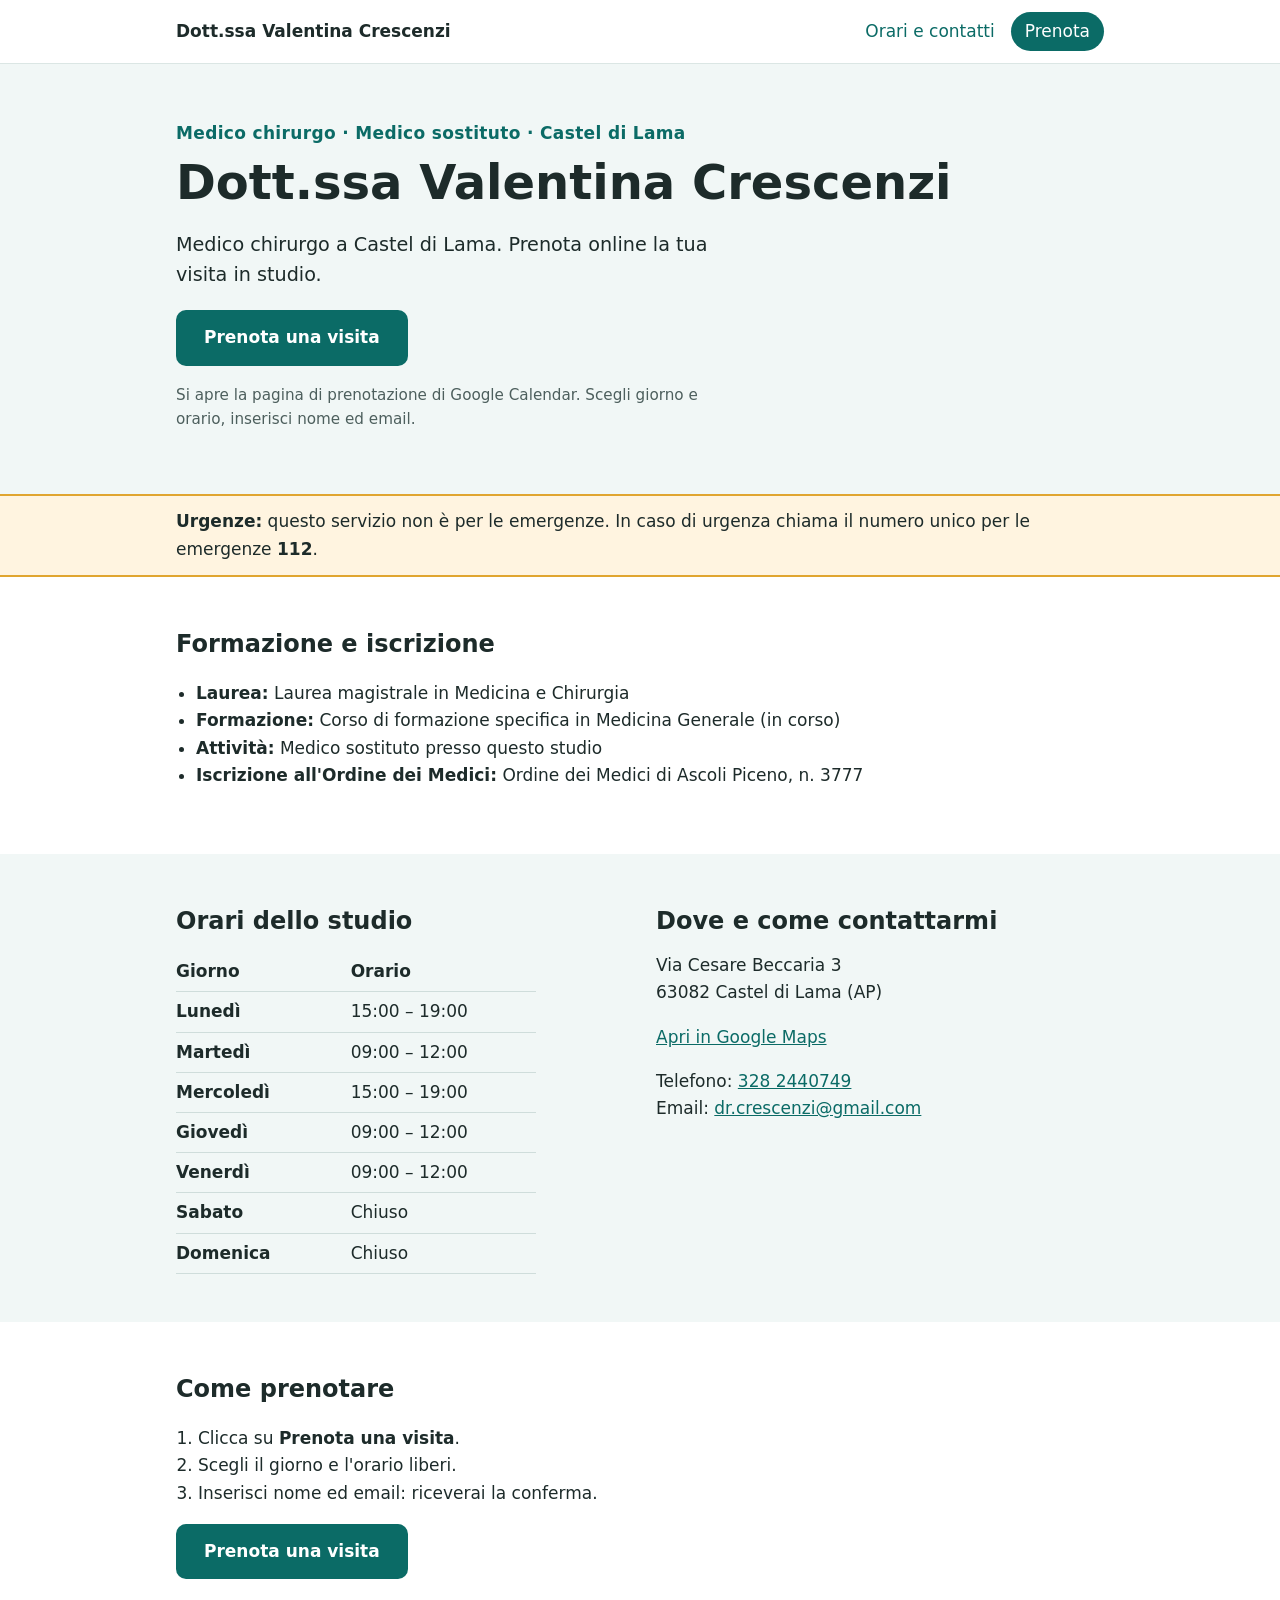
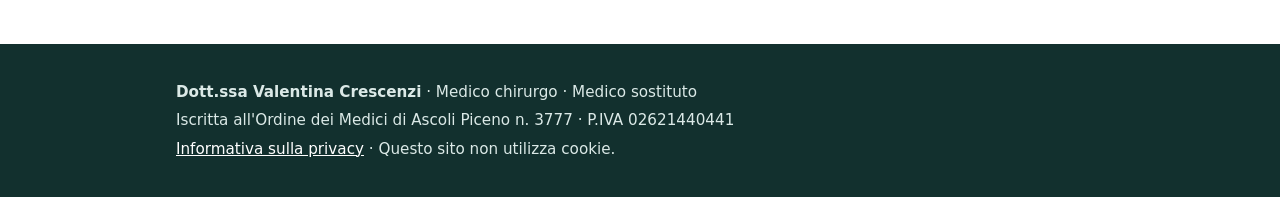
<file: index.html>
<!doctype html>
<html lang="it">
<head>
  <meta charset="utf-8">
  <meta name="viewport" content="width=device-width, initial-scale=1">
  <meta name="color-scheme" content="light dark">
  <meta name="theme-color" content="#ffffff" media="(prefers-color-scheme: light)">
  <meta name="theme-color" content="#0f1918" media="(prefers-color-scheme: dark)">
  <title>Valentina Crescenzi – Medico chirurgo a Castel di Lama (AP)</title>
  <meta name="description" content="Dott.ssa Valentina Crescenzi, medico chirurgo a Castel di Lama (AP). Orari dello studio, contatti e prenotazione online.">
  <link rel="canonical" href="https://drcrescenzi.it/">
  <link rel="icon" href="/favicon.ico" sizes="48x48">
  <link rel="icon" href="/favicon.svg" type="image/svg+xml" sizes="any">
  <link rel="icon" href="/icon-192.png" type="image/png" sizes="192x192">
  <link rel="apple-touch-icon" href="/apple-touch-icon.png">
  <link rel="stylesheet" href="style.css">

  <meta property="og:type" content="website">
  <meta property="og:locale" content="it_IT">
  <meta property="og:title" content="Dott.ssa Valentina Crescenzi – Medico chirurgo">
  <meta property="og:description" content="Medico chirurgo e medico sostituto a Castel di Lama (AP). Prenota una visita online.">
  <meta property="og:url" content="https://drcrescenzi.it/">
  <meta property="og:site_name" content="Dott.ssa Valentina Crescenzi">
  <meta property="og:image" content="https://drcrescenzi.it/og-image.png">
  <meta property="og:image:width" content="1200">
  <meta property="og:image:height" content="630">
  <meta property="og:image:alt" content="Dott.ssa Valentina Crescenzi, medico chirurgo a Castel di Lama (AP)">
  <meta name="twitter:card" content="summary_large_image">

  <!--
  ╔══════════════════════════════════════════════════════════════════╗
  ║  DATI MODIFICABILI: studio, contatti e orari                     ║
  ║  Cambia solo i valori tra virgolette, poi lancia da terminale,   ║
  ║  dalla cartella del sito:                                        ║
  ║                                                                  ║
  ║      node .strumenti/genera-statico.mjs                          ║
  ║                                                                  ║
  ║  Lo script riscrive nell'HTML indirizzo, mappa, telefono, email, ║
  ║  tabella orari e dati per Google (schema.org), così restano      ║
  ║  visibili anche a chi non esegue JavaScript. Per controllare     ║
  ║  senza modificare: node .strumenti/genera-statico.mjs --check    ║
  ║                                                                  ║
  ║  ORARI: ogni giorno ha una lista di fasce [apertura, chiusura].  ║
  ║    - una fascia:    fasce: [["09:00", "12:00"]]                  ║
  ║    - due fasce:     fasce: [["09:00", "12:00"], ["15:00", "19:00"]] ║
  ║    - giorno chiuso: fasce: []                                    ║
  ║                                                                  ║
  ║  Se cambi il link di prenotazione (3 punti nella pagina),        ║
  ║  rilancia lo script: aggiorna anche i dati per Google.           ║
  ║                                                                  ║
  ║  Se cambi la città, aggiorna a mano anche <title>, le            ║
  ║  <meta description>, i meta og:* qui sopra e og-image.png        ║
  ║  (sorgente: .strumenti/og-image.html).                           ║
  ╚══════════════════════════════════════════════════════════════════╝
  -->
  <script>
    var STUDIO = {
      via: "Via Cesare Beccaria 3",
      cap: "63082",
      citta: "Castel di Lama",
      provincia: "AP",
      telefono: "328 2440749",
      email: "dr.crescenzi@gmail.com"
    };

    var ORARI = [
      { giorno: "Lunedì",    en: "Monday",    fasce: [["15:00", "19:00"]] },
      { giorno: "Martedì",   en: "Tuesday",   fasce: [["09:00", "12:00"]] },
      { giorno: "Mercoledì", en: "Wednesday", fasce: [["15:00", "19:00"]] },
      { giorno: "Giovedì",   en: "Thursday",  fasce: [["09:00", "12:00"]] },
      { giorno: "Venerdì",   en: "Friday",    fasce: [["09:00", "12:00"]] },
      { giorno: "Sabato",    en: "Saturday",  fasce: [] },
      { giorno: "Domenica",  en: "Sunday",    fasce: [] }
    ];
  </script>
  <script type="application/ld+json" id="dati-strutturati">{"@context":"https://schema.org","@graph":[{"@type":"WebSite","@id":"https://drcrescenzi.it/#sito","url":"https://drcrescenzi.it/","name":"Dott.ssa Valentina Crescenzi","inLanguage":"it-IT","publisher":{"@id":"https://drcrescenzi.it/#studio"}},{"@type":"Physician","@id":"https://drcrescenzi.it/#studio","name":"Dott.ssa Valentina Crescenzi","url":"https://drcrescenzi.it/","description":"Medico chirurgo e medico sostituto a Castel di Lama.","telephone":"+39 328 2440749","email":"dr.crescenzi@gmail.com","address":{"@type":"PostalAddress","streetAddress":"Via Cesare Beccaria 3","addressLocality":"Castel di Lama","addressRegion":"AP","postalCode":"63082","addressCountry":"IT"},"areaServed":{"@type":"City","name":"Castel di Lama"},"hasMap":"https://www.google.com/maps/search/?api=1&query=Via%20Cesare%20Beccaria%203%2C%2063082%20Castel%20di%20Lama%20(AP)","openingHoursSpecification":[{"@type":"OpeningHoursSpecification","dayOfWeek":"Monday","opens":"15:00","closes":"19:00"},{"@type":"OpeningHoursSpecification","dayOfWeek":"Tuesday","opens":"09:00","closes":"12:00"},{"@type":"OpeningHoursSpecification","dayOfWeek":"Wednesday","opens":"15:00","closes":"19:00"},{"@type":"OpeningHoursSpecification","dayOfWeek":"Thursday","opens":"09:00","closes":"12:00"},{"@type":"OpeningHoursSpecification","dayOfWeek":"Friday","opens":"09:00","closes":"12:00"}],"potentialAction":{"@type":"ReserveAction","name":"Prenota una visita","target":{"@type":"EntryPoint","urlTemplate":"https://calendar.app.google/C95pxmsngUZskD6g8","inLanguage":"it-IT","actionPlatform":["https://schema.org/DesktopWebPlatform","https://schema.org/MobileWebPlatform"]}}}]}</script>
</head>
<body>
  <a class="skip" href="#contenuto">Vai al contenuto</a>

  <header class="site-header">
    <div class="wrap header-inner">
      <a class="brand" href="/">Dott.ssa Valentina Crescenzi</a>
      <nav aria-label="Principale">
        <a href="#orari">Orari e contatti</a>
        <a href="https://calendar.app.google/C95pxmsngUZskD6g8" class="nav-cta" rel="noopener">Prenota</a>
      </nav>
    </div>
  </header>

  <main id="contenuto">
    <section class="hero">
      <div class="wrap">
        <p class="eyebrow">Medico chirurgo · Medico sostituto · <span data-studio="citta">Castel di Lama</span></p>
        <h1>Dott.ssa Valentina Crescenzi</h1>
        <p class="lead">Medico chirurgo a <span data-studio="citta">Castel di Lama</span>. Prenota online la tua visita in studio.</p>
        <p>
          <a class="btn" id="prenota" href="https://calendar.app.google/C95pxmsngUZskD6g8" rel="noopener">Prenota una visita</a>
        </p>
        <p class="note">Si apre la pagina di prenotazione di Google Calendar. Scegli giorno e orario, inserisci nome ed email.</p>
      </div>
    </section>

    <section class="urgent" aria-label="Urgenze">
      <div class="wrap">
        <p><strong>Urgenze:</strong> questo servizio non è per le emergenze. In caso di urgenza chiama il numero unico per le emergenze <strong>112</strong>.</p>
      </div>
    </section>

    <section class="block" id="chi-sono">
      <div class="wrap">
        <h2>Formazione e iscrizione</h2>
        <ul class="facts">
          <li><strong>Laurea:</strong> Laurea magistrale in Medicina e Chirurgia</li>
          <li><strong>Formazione:</strong> Corso di formazione specifica in Medicina Generale (in corso)</li>
          <li><strong>Attività:</strong> Medico sostituto presso questo studio</li>
          <li><strong>Iscrizione all'Ordine dei Medici:</strong> Ordine dei Medici di Ascoli Piceno, n. 3777</li>
        </ul>
      </div>
    </section>

    <section class="block alt" id="orari">
      <div class="wrap grid">
        <div>
          <h2>Orari dello studio</h2>
          <table class="hours">
            <caption class="sr-only">Orari di apertura dello studio</caption>
            <thead>
              <tr><th scope="col">Giorno</th><th scope="col">Orario</th></tr>
            </thead>
            <tbody id="tabella-orari">
              <tr><th scope="row">Lunedì</th><td>15:00 – 19:00</td></tr>
              <tr><th scope="row">Martedì</th><td>09:00 – 12:00</td></tr>
              <tr><th scope="row">Mercoledì</th><td>15:00 – 19:00</td></tr>
              <tr><th scope="row">Giovedì</th><td>09:00 – 12:00</td></tr>
              <tr><th scope="row">Venerdì</th><td>09:00 – 12:00</td></tr>
              <tr><th scope="row">Sabato</th><td>Chiuso</td></tr>
              <tr><th scope="row">Domenica</th><td>Chiuso</td></tr>
            </tbody>
          </table>
        </div>
        <div>
          <h2>Dove e come contattarmi</h2>
          <address id="indirizzo">Via Cesare Beccaria 3<br>63082 Castel di Lama (AP)</address>
          <p><a id="mappa" href="https://www.google.com/maps/search/?api=1&amp;query=Via%20Cesare%20Beccaria%203%2C%2063082%20Castel%20di%20Lama%20(AP)" rel="noopener">Apri in Google Maps</a></p>
          <p>Telefono: <a id="telefono" href="tel:+393282440749">328 2440749</a><br>
          Email: <a id="email" href="mailto:dr.crescenzi@gmail.com">dr.crescenzi@gmail.com</a></p>
        </div>
      </div>
    </section>

    <section class="block" id="come-prenotare">
      <div class="wrap">
        <h2>Come prenotare</h2>
        <ol class="steps">
          <li>Clicca su <strong>Prenota una visita</strong>.</li>
          <li>Scegli il giorno e l'orario liberi.</li>
          <li>Inserisci nome ed email: riceverai la conferma.</li>
        </ol>
        <p><a class="btn" href="https://calendar.app.google/C95pxmsngUZskD6g8" rel="noopener">Prenota una visita</a></p>
      </div>
    </section>
  </main>

  <footer class="site-footer">
    <div class="wrap">
      <p><strong>Dott.ssa Valentina Crescenzi</strong> · Medico chirurgo · Medico sostituto</p>
      <p>Iscritta all'Ordine dei Medici di Ascoli Piceno n. 3777 · P.IVA 02621440441</p>
      <p><a href="privacy.html">Informativa sulla privacy</a> · Questo sito non utilizza cookie.</p>
    </div>
  </footer>

  <script src="site.js"></script>
</body>
</html>
</file>
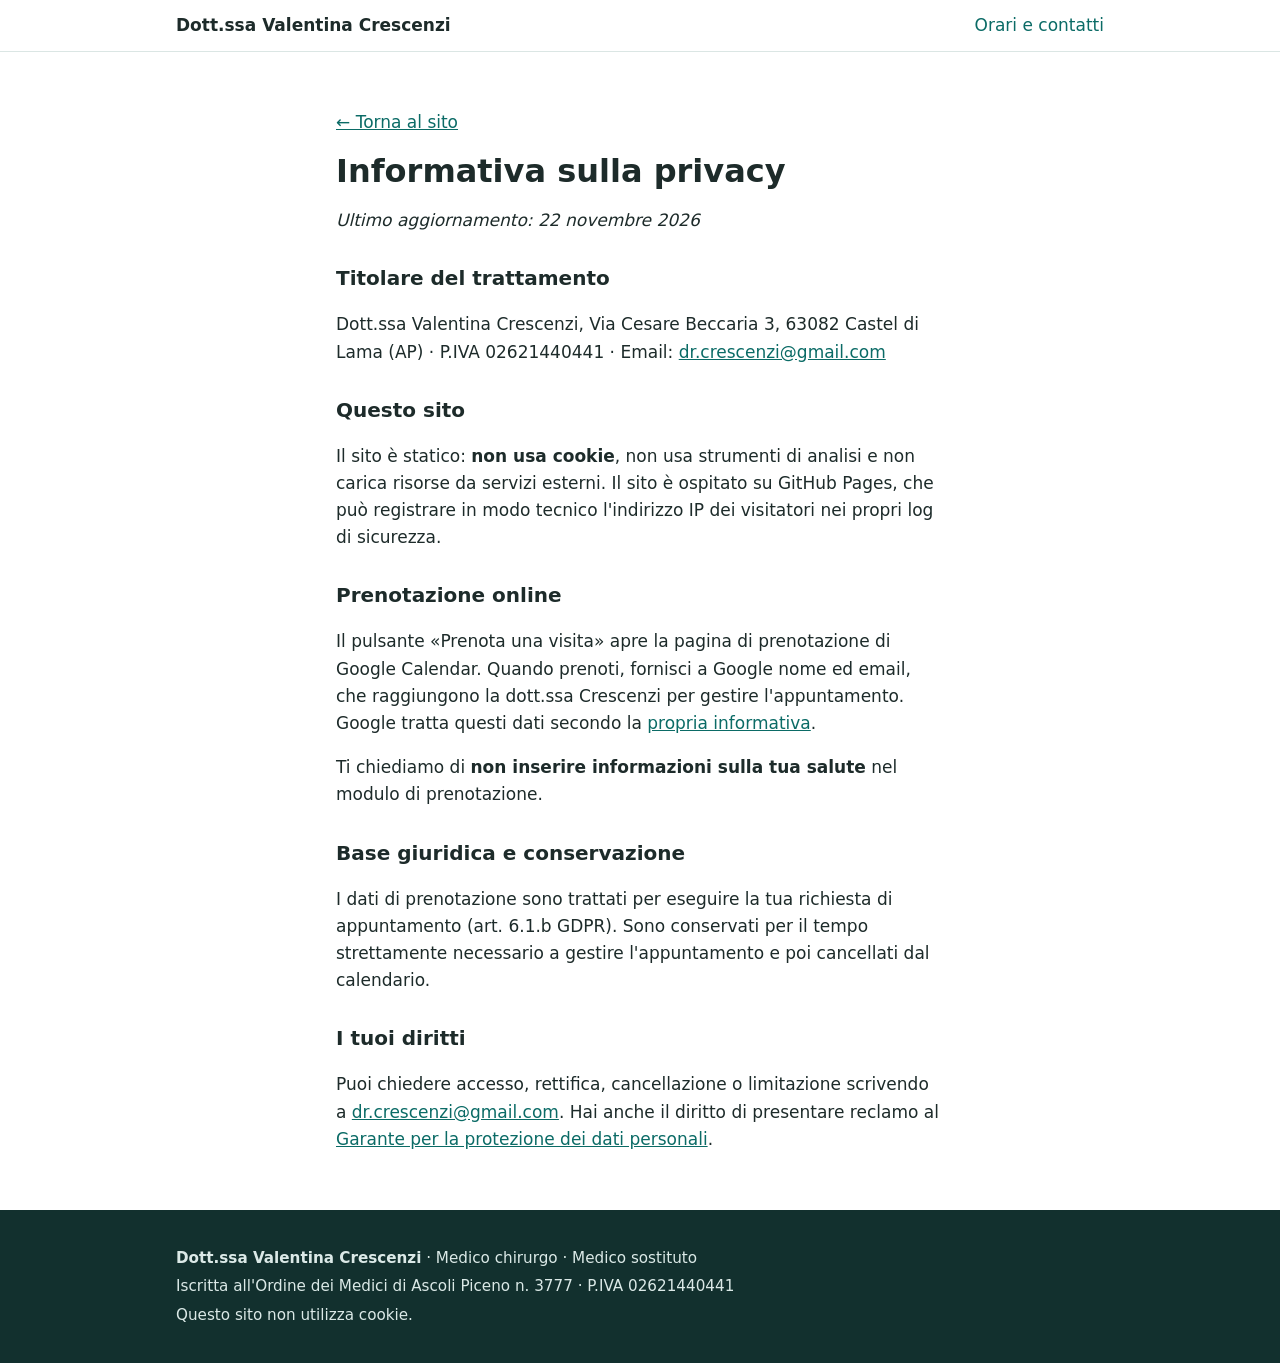
<file: privacy.html>
<!doctype html>
<html lang="it">
<head>
  <meta charset="utf-8">
  <meta name="viewport" content="width=device-width, initial-scale=1">
  <meta name="color-scheme" content="light dark">
  <meta name="theme-color" content="#ffffff" media="(prefers-color-scheme: light)">
  <meta name="theme-color" content="#0f1918" media="(prefers-color-scheme: dark)">
  <title>Informativa sulla privacy – Dott.ssa Valentina Crescenzi</title>
  <meta name="description" content="Informativa sul trattamento dei dati personali per il sito della Dott.ssa Valentina Crescenzi e per la prenotazione online.">
  <link rel="canonical" href="https://drcrescenzi.it/privacy.html">
  <link rel="icon" href="/favicon.ico" sizes="48x48">
  <link rel="icon" href="/favicon.svg" type="image/svg+xml" sizes="any">
  <link rel="icon" href="/icon-192.png" type="image/png" sizes="192x192">
  <link rel="apple-touch-icon" href="/apple-touch-icon.png">
  <link rel="stylesheet" href="style.css">

  <meta property="og:type" content="website">
  <meta property="og:locale" content="it_IT">
  <meta property="og:title" content="Informativa sulla privacy – Dott.ssa Valentina Crescenzi">
  <meta property="og:description" content="Informativa sul trattamento dei dati personali per il sito della Dott.ssa Valentina Crescenzi e per la prenotazione online.">
  <meta property="og:url" content="https://drcrescenzi.it/privacy.html">
  <meta property="og:site_name" content="Dott.ssa Valentina Crescenzi">
  <meta property="og:image" content="https://drcrescenzi.it/og-image.png">
  <meta property="og:image:width" content="1200">
  <meta property="og:image:height" content="630">
  <meta property="og:image:alt" content="Dott.ssa Valentina Crescenzi, medico chirurgo a Castel di Lama (AP)">
  <meta name="twitter:card" content="summary_large_image">
</head>
<body>
  <a class="skip" href="#contenuto">Vai al contenuto</a>

  <header class="site-header">
    <div class="wrap header-inner">
      <a class="brand" href="/">Dott.ssa Valentina Crescenzi</a>
      <nav aria-label="Principale">
        <a href="/#orari">Orari e contatti</a>
      </nav>
    </div>
  </header>

  <main class="prose" id="contenuto">
    <p><a href="/">← Torna al sito</a></p>
    <h1>Informativa sulla privacy</h1>
    <p><em>Ultimo aggiornamento: 22 novembre 2026</em></p>
    <!-- BOZZA: da far verificare da un professionista prima della pubblicazione. -->

    <h2>Titolare del trattamento</h2>
    <p>Dott.ssa Valentina Crescenzi, Via Cesare Beccaria 3, 63082 Castel di Lama (AP) · P.IVA 02621440441 · Email: <a href="mailto:dr.crescenzi@gmail.com">dr.crescenzi@gmail.com</a></p>

    <h2>Questo sito</h2>
    <p>Il sito è statico: <strong>non usa cookie</strong>, non usa strumenti di analisi e non carica risorse da servizi esterni. Il sito è ospitato su GitHub Pages, che può registrare in modo tecnico l'indirizzo IP dei visitatori nei propri log di sicurezza.</p>

    <h2>Prenotazione online</h2>
    <p>Il pulsante «Prenota una visita» apre la pagina di prenotazione di Google Calendar. Quando prenoti, fornisci a Google nome ed email, che raggiungono la dott.ssa Crescenzi per gestire l'appuntamento. Google tratta questi dati secondo la <a href="https://policies.google.com/privacy" rel="noopener">propria informativa</a>.</p>
    <p>Ti chiediamo di <strong>non inserire informazioni sulla tua salute</strong> nel modulo di prenotazione.</p>

    <h2>Base giuridica e conservazione</h2>
    <p>I dati di prenotazione sono trattati per eseguire la tua richiesta di appuntamento (art. 6.1.b GDPR). Sono conservati per il tempo strettamente necessario a gestire l'appuntamento e poi cancellati dal calendario.</p>

    <h2>I tuoi diritti</h2>
    <p>Puoi chiedere accesso, rettifica, cancellazione o limitazione scrivendo a <a href="mailto:dr.crescenzi@gmail.com">dr.crescenzi@gmail.com</a>. Hai anche il diritto di presentare reclamo al <a href="https://www.garanteprivacy.it" rel="noopener">Garante per la protezione dei dati personali</a>.</p>
  </main>

  <footer class="site-footer">
    <div class="wrap">
      <p><strong>Dott.ssa Valentina Crescenzi</strong> · Medico chirurgo · Medico sostituto</p>
      <p>Iscritta all'Ordine dei Medici di Ascoli Piceno n. 3777 · P.IVA 02621440441</p>
      <p>Questo sito non utilizza cookie.</p>
    </div>
  </footer>
</body>
</html>
</file>
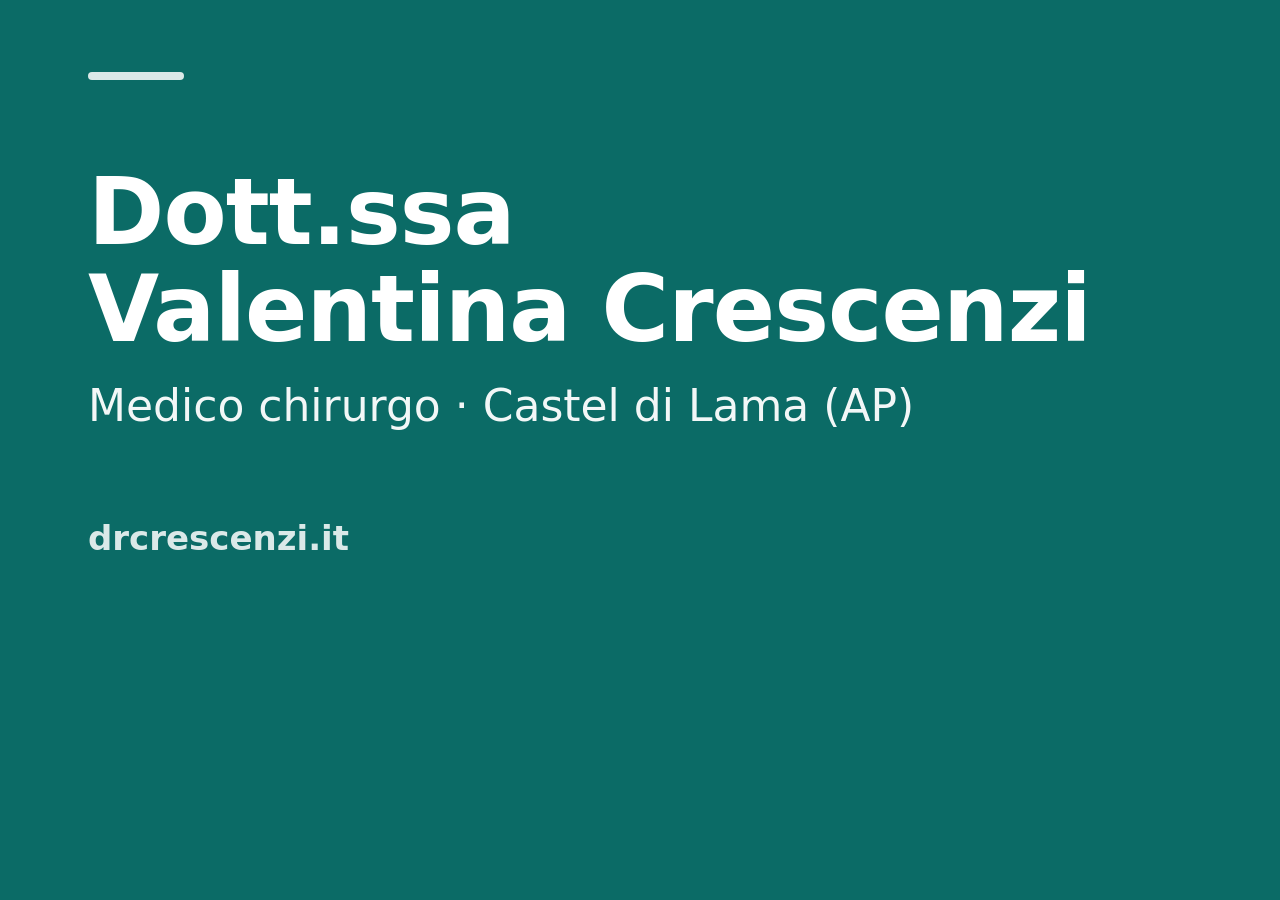
<file: .strumenti/og-image.html>
<!doctype html>
<!-- Sorgente di og-image.png (1200x630). Solo grafica locale, nessuna risorsa esterna.
     Rigenera con:
     "/Applications/Google Chrome.app/Contents/MacOS/Google Chrome" --headless --hide-scrollbars \
       --force-device-scale-factor=1 --window-size=1200,630 \
       --screenshot=og-image.png "file://$PWD/.strumenti/og-image.html" -->
<html lang="it">
<head>
<meta charset="utf-8">
<title>og-image</title>
<style>
  html, body { margin: 0; width: 1200px; height: 630px; }
  body {
    box-sizing: border-box;
    padding: 72px 88px;
    display: flex;
    flex-direction: column;
    justify-content: space-between;
    background: #0b6b66;
    color: #fff;
    font-family: system-ui, -apple-system, "Segoe UI", Roboto, Helvetica, Arial, sans-serif;
  }
  .barra { width: 96px; height: 8px; border-radius: 4px; background: #fff; opacity: .85; }
  h1 { margin: 0 0 20px; font-size: 92px; line-height: 1.05; font-weight: 700; letter-spacing: -.01em; }
  p { margin: 0; font-size: 44px; line-height: 1.25; opacity: .95; }
  .dominio { font-size: 34px; font-weight: 600; opacity: .85; }
</style>
</head>
<body>
  <div class="barra"></div>
  <div>
    <h1>Dott.ssa<br>Valentina Crescenzi</h1>
    <p>Medico chirurgo · Castel di Lama (AP)</p>
  </div>
  <div class="dominio">drcrescenzi.it</div>
</body>
</html>
</file>
<file: style.css>
:root {
  color-scheme: light dark;

  --bg: #ffffff;
  --bg-alt: #f1f7f6;
  --text: #1d2b2a;
  --muted: #4d5f5d;
  --primary: #0b6b66;
  --primary-hover: #08524e;
  --btn-bg: #0b6b66;
  --btn-bg-hover: #08524e;
  --btn-text: #ffffff;
  --focus: #08524e;
  --focus-footer: #ffd54a;
  --warn-bg: #fff4e0;
  --warn-border: #e0a530;
  --line: #dbe6e4;
  --line-strong: #cfdddb;
  --footer-bg: #12302e;
  --footer-text: #dbe9e7;
  --footer-link: #ffffff;
  --radius: 10px;
}

/* Tema scuro: contrasti calcolati (testi >= 9:1, link >= 10:1, focus >= 11:1). */
@media (prefers-color-scheme: dark) {
  :root {
    --bg: #0f1918;
    --bg-alt: #15231f;
    --text: #e4f0ee;
    --muted: #a8bdba;
    --primary: #66d3cb;
    --primary-hover: #9ae6df;
    --btn-bg: #66d3cb;
    --btn-bg-hover: #9ae6df;
    --btn-text: #062320;
    --focus: #ffd54a;
    --focus-footer: #ffd54a;
    --warn-bg: #2b2110;
    --warn-border: #c48a1c;
    --line: #26403c;
    --line-strong: #2d4a45;
    --footer-bg: #0a1211;
    --footer-text: #c9dcd9;
    --footer-link: #ffffff;
  }
}

* { box-sizing: border-box; }

html { scroll-padding-top: 5rem; }
@media (prefers-reduced-motion: no-preference) {
  html { scroll-behavior: smooth; }
}

body {
  margin: 0;
  font-family: system-ui, -apple-system, "Segoe UI", Roboto, sans-serif;
  font-size: 1.0625rem;
  line-height: 1.6;
  color: var(--text);
  background: var(--bg);
  display: flex;
  flex-direction: column;
  min-height: 100vh;
  min-height: 100dvh;
}

.wrap {
  max-width: 960px;
  margin: 0 auto;
  padding: 0 16px;
}

a { color: var(--primary); }
a:hover { color: var(--primary-hover); }

.skip {
  position: absolute;
  left: -999px;
  top: 0;
  background: var(--btn-bg);
  color: var(--btn-text);
  padding: 8px 12px;
}
.skip:focus { left: 8px; top: 8px; z-index: 10; }

.site-header {
  border-bottom: 1px solid var(--line);
  background: var(--bg);
  position: sticky;
  top: 0;
  z-index: 5;
}
.header-inner {
  display: flex;
  align-items: center;
  justify-content: space-between;
  gap: 12px;
  padding-top: 12px;
  padding-bottom: 12px;
}
.brand {
  font-weight: 700;
  text-decoration: none;
  color: var(--text);
}
.site-header nav { display: flex; gap: 16px; align-items: center; }
.site-header nav a { text-decoration: none; }
.nav-cta {
  background: var(--btn-bg);
  color: var(--btn-text) !important;
  padding: 6px 14px;
  border-radius: 999px;
}
.nav-cta:hover { background: var(--btn-bg-hover); }

.hero {
  background: var(--bg-alt);
  padding: 56px 0 48px;
}
.eyebrow {
  margin: 0 0 8px;
  color: var(--primary);
  font-weight: 600;
  letter-spacing: .02em;
}
h1 {
  margin: 0 0 12px;
  font-size: clamp(2rem, 6vw, 3rem);
  line-height: 1.15;
  text-wrap: balance;
}
h2 { margin: 0 0 12px; font-size: 1.5rem; text-wrap: balance; }
.lead { font-size: 1.2rem; max-width: 36rem; text-wrap: pretty; }

.btn {
  display: inline-block;
  background: var(--btn-bg);
  color: var(--btn-text);
  text-decoration: none;
  font-weight: 700;
  padding: 14px 28px;
  border-radius: var(--radius);
  touch-action: manipulation;
}
.btn:hover { background: var(--btn-bg-hover); color: var(--btn-text); }
.btn:focus-visible, a:focus-visible {
  outline: 3px solid var(--focus);
  outline-offset: 2px;
}
.site-footer a:focus-visible { outline-color: var(--focus-footer); }

.note { color: var(--muted); font-size: .95rem; max-width: 36rem; }

.urgent {
  background: var(--warn-bg);
  border-top: 2px solid var(--warn-border);
  border-bottom: 2px solid var(--warn-border);
  padding: 12px 0;
}
.urgent p { margin: 0; }

.block { padding: 48px 0; }
.block.alt { background: var(--bg-alt); }

.grid { display: grid; gap: 32px; }
@media (min-width: 720px) {
  .grid { grid-template-columns: 1fr 1fr; }
}

.facts { padding-left: 20px; }
.steps { padding-left: 22px; }

.hours { border-collapse: collapse; width: 100%; max-width: 360px; }
.hours th, .hours td {
  font-variant-numeric: tabular-nums;
  text-align: left;
  padding: 6px 0;
  border-bottom: 1px solid var(--line-strong);
}
.hours th { font-weight: 600; padding-right: 16px; }

.sr-only {
  position: absolute;
  width: 1px;
  height: 1px;
  margin: -1px;
  padding: 0;
  overflow: hidden;
  clip-path: inset(50%);
  white-space: nowrap;
}

address { font-style: normal; margin-bottom: 8px; }

.site-footer {
  background: var(--footer-bg);
  color: var(--footer-text);
  padding: 32px 0;
  font-size: .95rem;
  margin-top: auto;
}
.site-footer a { color: var(--footer-link); }
.site-footer p { margin: 4px 0; }

.prose { width: 100%; max-width: 40rem; padding: 40px 16px; margin: 0 auto; }
.prose h1 { font-size: 2rem; }
.prose h2 { margin-top: 28px; font-size: 1.25rem; }

/* Barra «Prenota / Chiama»: la crea site.js, solo su schermi stretti. */
.barra-mobile { display: none; }
@media (max-width: 719px) {
  .barra-mobile {
    display: flex;
    gap: 12px;
    position: fixed;
    left: 0;
    right: 0;
    bottom: 0;
    z-index: 6;
    padding: 10px 16px calc(10px + env(safe-area-inset-bottom));
    background: var(--bg);
    border-top: 1px solid var(--line);
  }
  .barra-mobile a {
    flex: 1;
    display: flex;
    align-items: center;
    justify-content: center;
    min-height: 48px;
    border-radius: var(--radius);
    font-weight: 700;
    text-decoration: none;
    touch-action: manipulation;
  }
  .barra-mobile .azione-prenota { background: var(--btn-bg); color: var(--btn-text); }
  .barra-mobile .azione-prenota:hover { background: var(--btn-bg-hover); color: var(--btn-text); }
  .barra-mobile .azione-chiama { border: 2px solid var(--primary); color: var(--primary); }
  /* Spazio per non coprire il fondo pagina e i link col focus da tastiera. */
  .con-barra { scroll-padding-bottom: 6rem; }
  .con-barra .site-footer { padding-bottom: calc(32px + 4.5rem + env(safe-area-inset-bottom)); }
}
@media (max-width: 719px) and (prefers-reduced-motion: no-preference) {
  .barra-mobile { animation: barra-entra .25s ease-out; }
}
@keyframes barra-entra {
  from { transform: translateY(100%); opacity: 0; }
  to { transform: none; opacity: 1; }
}
</file>
